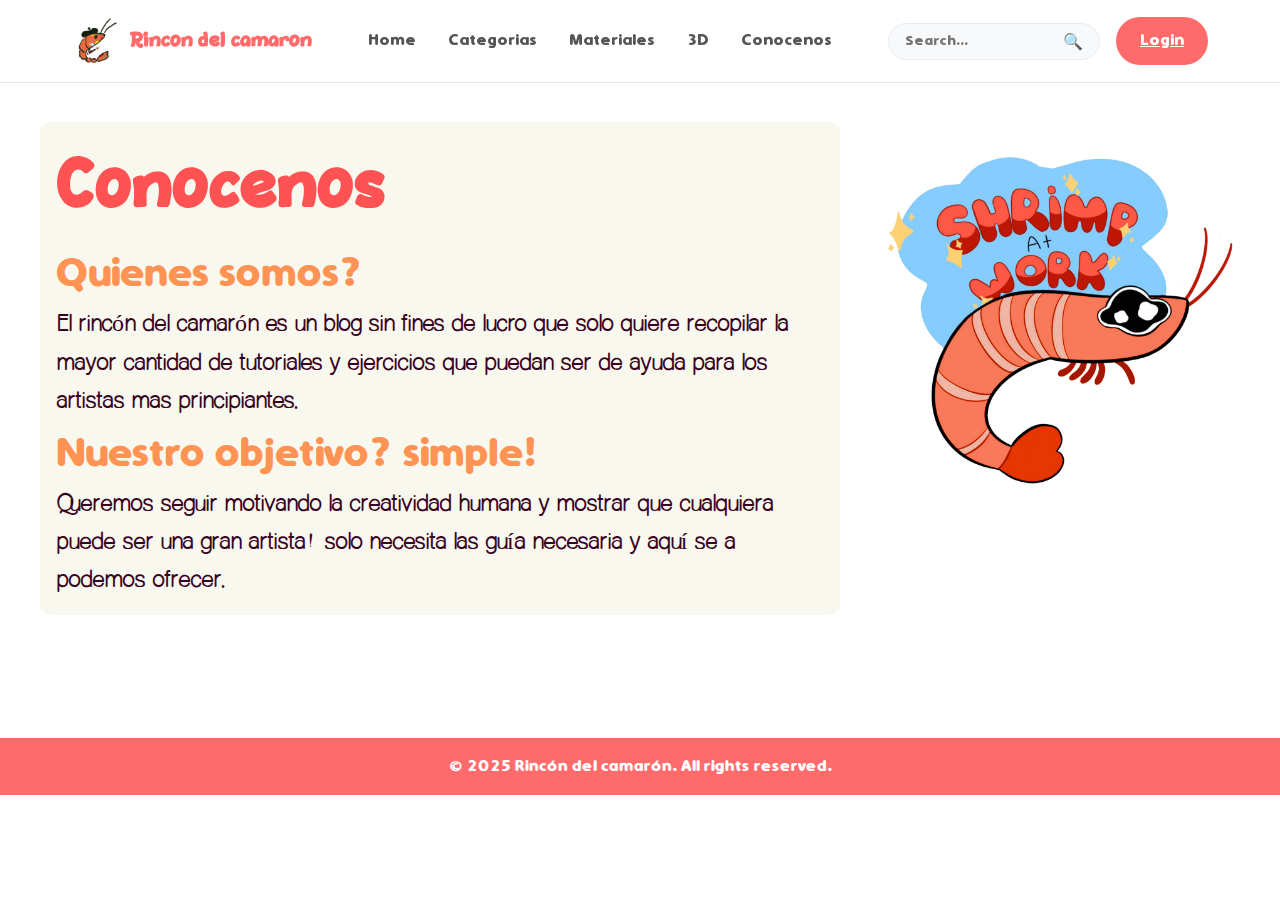
<file: web/AbouUs.html>
<!DOCTYPE html>
<html lang="es">
<head>
    <meta charset="UTF-8">
    <meta name="viewport" content="width=device-width, initial-scale=1.0">
    <title>Sobre nosotros</title>
    <link rel="stylesheet" href="../css/styleLI.css">
    <link rel="shortcut icon" href="../img/icono.png" type="image/x-icon">
</head>
<body>
    <header class="header">
        <div class="nav-container">
            <div class="logo-section">
                <img height="50px" src="../img/icono.png" alt="">
                <span class="logo-text">Rincon del camaron</span>
            </div>
            
            <nav class="navigation">
                <a href="../index.html" class="nav-link">Home</a>
                <a href="./Categorias.html" class="nav-link">Categorias</a>
                <a href="./Materiales.html" class="nav-link">Materiales</a>
                <a href="#" class="nav-link">3D</a>
                <a href="./AbouUs.html" class="nav-link">Conocenos</a>
            </nav>
            
            <div class="header-actions">
                <div class="search-container">
                    <input type="text" placeholder="Search..." class="search-input">
                    <button class="search-btn">🔍</button>
                </div>
                <a href="LogIn.html" class="login-btn">Login</a>
            </div>
        </div>
    </header>
<!-- Encabezado -->
 <main class="main-about">
    <div class="about-gal">
        <section class="about-us">
            <h2 class="about-title">Conocenos</h2>
            <h1 class="about-q">Quienes somos?</h1>
            <p class="about-text">
                El rincón del camarón es un  blog sin fines de lucro que solo quiere recopilar la mayor cantidad de tutoriales y ejercicios que puedan ser de ayuda para los artistas mas principiantes.
            </p>
            <h3 class="about-q">Nuestro objetivo? simple!</h3>
            <p class="about-text">
                Queremos seguir motivando la creatividad humana y mostrar que cualquiera puede ser una gran artista! solo necesita las guía necesaria y aquí se a podemos ofrecer.
            </p>
        </section> 
        <div class="about-us-image">
                <img src="../img/camaron.png" alt="Drawing image">
            </div>
        </div>
    </main>


    <!-- PieDePagina -->
        <footer>
           <p>&copy; 2025 Rincón del camarón. All rights reserved.</p>
        </footer>
</body>
</html>
</file>
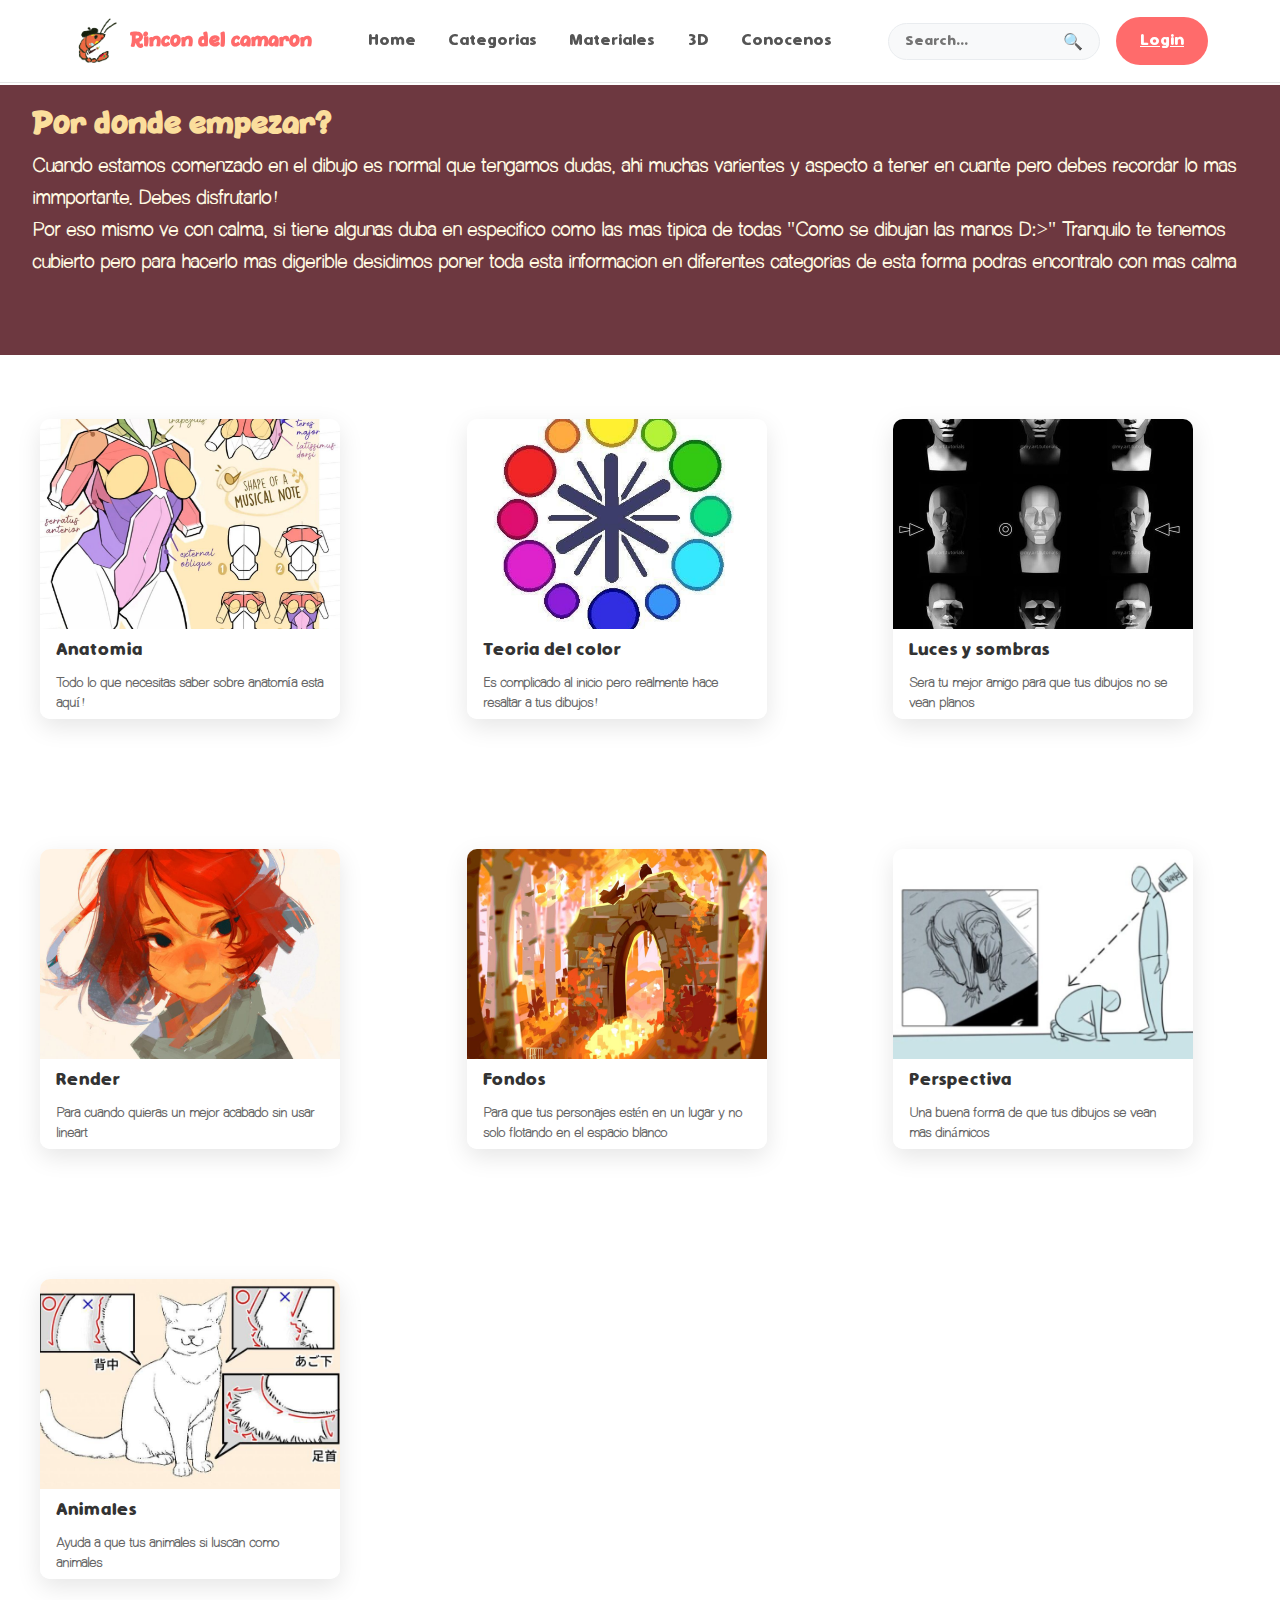
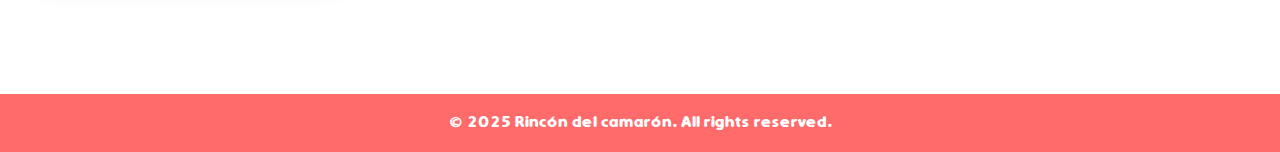
<file: web/Categorias.html>
<!DOCTYPE html>
<html lang="es">
<head>
    <meta charset="UTF-8">
    <meta name="viewport" content="width=device-width, initial-scale=1.0">
    <title>Categorias</title>
    <link rel="stylesheet" href="../css/styleLI.css">
    <link rel="shortcut icon" href="../img/icono.png" type="image/x-icon">
</head>
<body>
    <header class="header">
        <div class="nav-container">
            <div class="logo-section">
                <img height="50px" src="../img/icono.png" alt="">
                <span class="logo-text">Rincon del camaron</span>
            </div>
            
            <nav class="navigation">
                <a href="../index.html" class="nav-link">Home</a>
                <a href="./Categorias.html" class="nav-link">Categorias</a>
                <a href="./Materiales.html" class="nav-link">Materiales</a>
                <a href="#" class="nav-link">3D</a>
                <a href="./AbouUs.html" class="nav-link">Conocenos</a>
            </nav>
            
            <div class="header-actions">
                <div class="search-container">
                    <input type="text" placeholder="Search..." class="search-input">
                    <button class="search-btn">🔍</button>
                </div>
                <a href="LogIn.html" class="login-btn">Login</a>
            </div>
        </div>
    </header>

    <main class="des-principal">
        <section class="des-section">
            <div class="des-content">
                <h3 class="titulo">
            Por donde empezar?
        </h3>
        <p class="expl-text"> Cuando estamos comenzado en el dibujo es normal que tengamos dudas, ahi muchas varientes y aspecto a tener en cuante pero debes recordar lo mas immportante. Debes disfrutarlo! </p>
        <p class="expl-text"> Por eso mismo ve con calma, si tiene algunas duba en especifico como las mas tipica de todas "Como se dibujan las manos D:>" Tranquilo te tenemos cubierto pero para hacerlo mas digerible desidimos poner toda esta informacion en diferentes categorias de esta forma podras encontralo con mas calma</p>
   
            </div>
        </section>
    </main>

<section class="gallery-categoris">
            <div class="gallery-wrapper">
                <div class="gallery-container">
                    <div class="gallery-item">
                        <div class="gallery-card">
                            <img src="../img/Anatomia.jpg" alt="Comic Art" class="card-image">
                            <div class="card-content">
                                <h3 class="card-title">Anatomia</h3>
                                   <p class="card-description">Todo lo que necesitas saber sobre anatomía esta aquí!
                                   </p>
                            </div>
                        </div>
                    </div>
                    <div class="gallery-item">
                        <div class="gallery-card">
                            <img src="../img/Color.jpg" alt="Comic Art" class="card-image">
                            <div class="card-content">
                                <h3 class="card-title">Teoria del color</h3>
                                <p class="card-description">Es complicado al inicio pero realmente hace resaltar a tus dibujos!</p>
                            </div>
                        </div>
                    </div>
                    <div class="gallery-item">
                        <div class="gallery-card">
                            <img src="../img/L&S.jpg" alt="Comic Art" class="card-image">
                            <div class="card-content">
                                <h3 class="card-title">Luces y sombras</h3>
                                <p class="card-description">Sera tu mejor amigo para que tus dibujos no se vean planos</p>
                            </div>
                        </div>
                    </div>
                    <div class="gallery-item">
                        <div class="gallery-card">
                            <img src="../img/render.jpg" alt="Comic Art" class="card-image">
                            <div class="card-content">
                                <h3 class="card-title">Render</h3>
                                <p class="card-description">Para cuando quieras un mejor acabado sin usar lineart</p>
                            </div>
                        </div>
                    </div>
                    <div class="gallery-item">
                        <div class="gallery-card">
                            <img src="../img/fondos.jpg" alt="Comic Art" class="card-image">
                            <div class="card-content">
                                <h3 class="card-title">Fondos</h3>
                                <p class="card-description">Para que tus personajes estén en un lugar y no solo flotando en el espacio blanco</p>
                            </div>
                        </div>
                    </div>
                    <div class="gallery-item">
                        <div class="gallery-card">
                            <img src="../img/perspectiva.jpg" alt="Comic Art" class="card-image">
                            <div class="card-content">
                                <h3 class="card-title">Perspectiva</h3>
                                <p class="card-description">Una buena forma de que tus dibujos se vean mas dinámicos </p>
                            </div>
                        </div>
                    </div>
                    <div class="gallery-item">
                        <div class="gallery-card">
                            <img src="../img/animales.jpg" alt="Comic Art" class="card-image">
                            <div class="card-content">
                                <h3 class="card-title">Animales</h3>
                                <p class="card-description">Ayuda a que tus animales si luscan como animales</p>
                            </div>
                        </div>
                    </div>
                    
        </section>
        <footer>
           <p>&copy; 2025 Rincón del camarón. All rights reserved.</p>
        </footer>
</body>
</html>
</file>
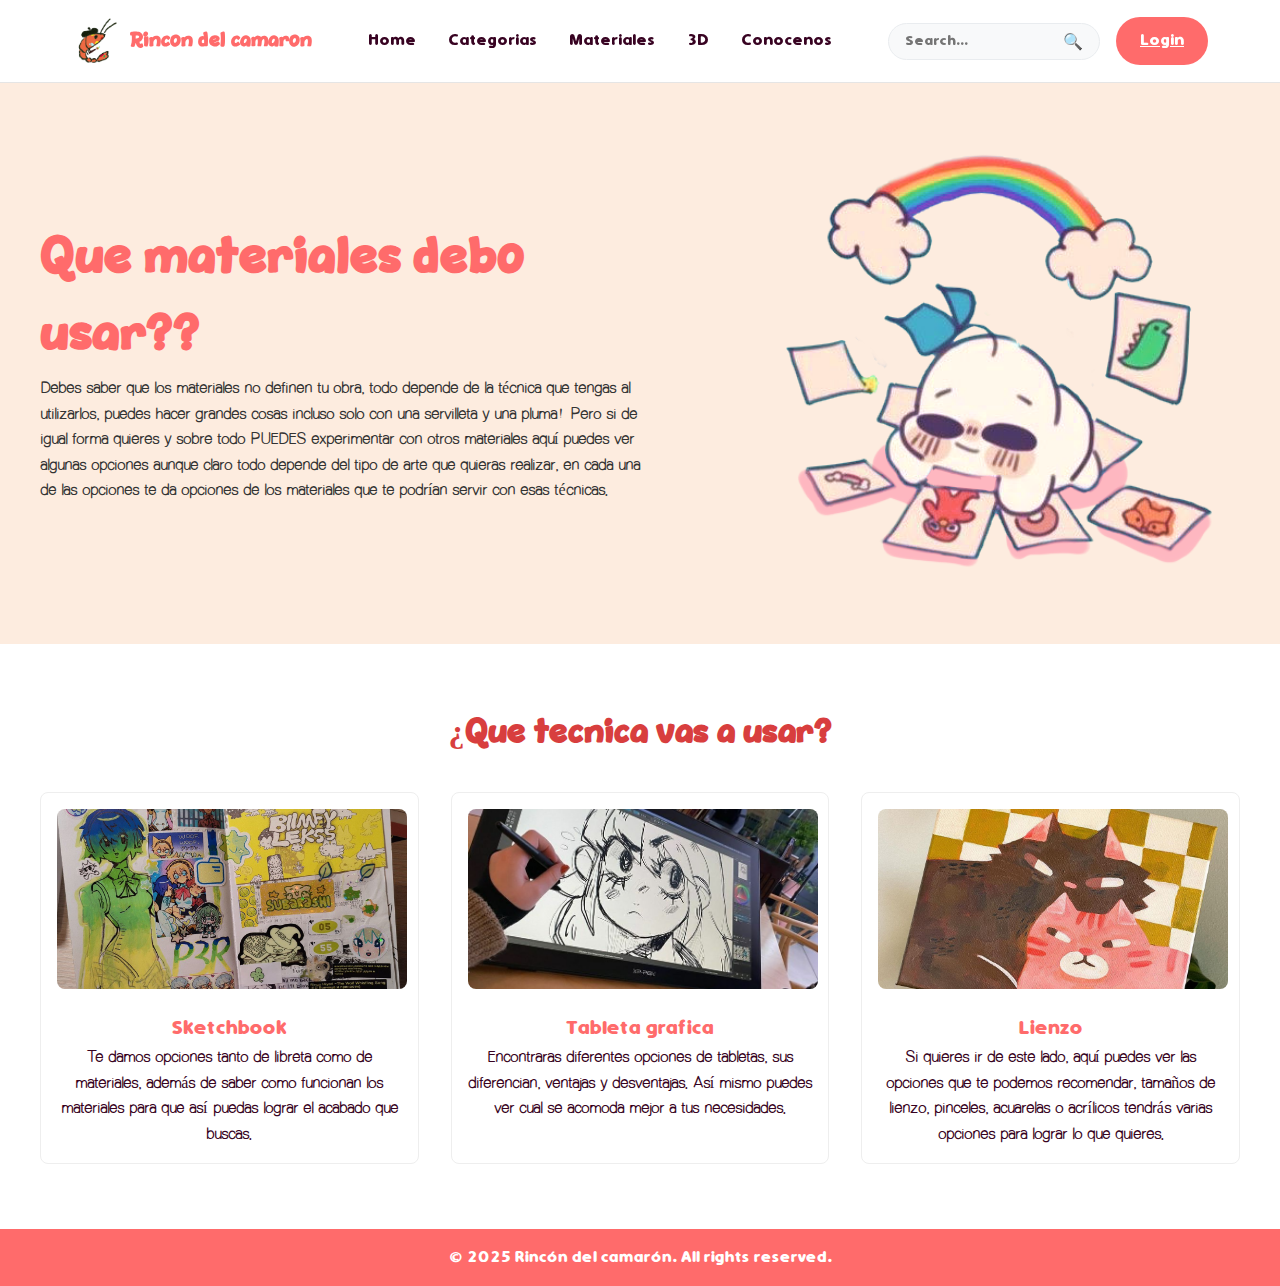
<file: web/Materiales.html>
<!DOCTYPE html>
<html lang="es">
<head>
    <meta charset="UTF-8">
    <meta name="viewport" content="width=device-width, initial-scale=1.0">
    <title>Materiales</title>
    <link rel="stylesheet" href="../css/styleMa.css">
    <link rel="shortcut icon" href="../img/icono.png" type="image/x-icon">
</head>
<body>
    <header class="header">
        <div class="nav-container">
            <div class="logo-section">
                <img height="50px" src="../img/icono.png" alt="">
                <span class="logo-text">Rincon del camaron</span>
            </div>
            
            <nav class="navigation">
                <a href="../index.html" class="nav-link">Home</a>
                <a href="./Categorias.html" class="nav-link">Categorias</a>
                <a href="./Materiales.html" class="nav-link">Materiales</a>
                <a href="#" class="nav-link">3D</a>
                <a href="./AbouUs.html" class="nav-link">Conocenos</a>
            </nav>
            
            <div class="header-actions">
                <div class="search-container">
                    <input type="text" placeholder="Search..." class="search-input">
                    <button class="search-btn">🔍</button>
                </div>
                <a href="LogIn.html" class="login-btn">Login</a>
            </div>
        </div>
    </header>

    <main class="main-content">
        <section class="hero-shading">
            <div class="hero-shading-content">
                <div class="hero-shading-text">
                    <h2 class="tittle">Que materiales debo usar??</h2>
                    <p class="text">Debes saber que los materiales no definen tu obra, todo depende de la técnica que tengas al utilizarlos, puedes hacer grandes cosas incluso solo con una servilleta y una pluma! Pero si de igual forma quieres y sobre todo PUEDES experimentar con otros materiales aquí puedes ver algunas opciones aunque claro todo depende del tipo de arte que quieras realizar, en cada una de las opciones te da opciones de los materiales que te podrían servir con esas técnicas.</p>
                </div>
                <div class="hero-shading-image">
                    <img src="../img/banner.png" alt="Shading">
                </div>
            </div>
        </section>

 <section class="new-arrivals">
            <h2>¿Que tecnica vas a usar?</h2>
            <div class="product-grid">
                <div class="mate-card">
                    <img src="../img/sketch.jpg" alt="Digital Notepad">
                    <h3>Sketchbook</h3>
                    <p>Te damos opciones tanto de libreta como de materiales, además de saber como funcionan los materiales para que así puedas lograr el acabado que buscas.</p>
                </div>
                <div class="mate-card">
                    <img src="../img/Tableta.jpg" alt="Monthly Planner">
                    <h3>Tableta grafica</h3>
                    <p>Encontraras diferentes opciones de tabletas, sus diferencian, ventajas y desventajas. Así mismo puedes ver cual se acomoda mejor a tus necesidades.</p>
                </div>
                <div class="mate-card">
                    <img src="../img/lienzo.jpg" alt="Art Print Series">
                    <h3>Lienzo</h3>
                    <p>Si quieres ir de este lado, aquí puedes ver las opciones que te podemos recomendar, tamaños de lienzo, pinceles, acuarelas o acrílicos tendrás varias opciones para lograr lo que quieres.</p>
                </div>
            </div>
        </section>
    </main>




<footer>
           <p>&copy; 2025 Rincón del camarón. All rights reserved.</p>
        </footer>
</body>
</html>
</file>
<file: css/styleLI.css>
/* Reset y configuración base */
* {
    margin: 0;
    padding: 0;
    box-sizing: border-box;
}

body {
    font-family: -apple-system, BlinkMacSystemFont, 'Segoe UI', Roboto, Oxygen, Ubuntu, Cantarell, sans-serif;
    line-height: 1.6;
    color: #333;
    background-image: url('https://i.pinimg.com/736x/79/68/8a/79688ae6ab6c49fd88d12e8e7c8b3984.jpg');
}

/* Header */
.header {
    background: rgba(255, 255, 255, 0.95);
    backdrop-filter: blur(10px);
    position: fixed;
    top: 0;
    left: 0;
    right: 0;
    z-index: 1000;
    border-bottom: 1px solid rgba(0, 0, 0, 0.1);
}

.nav-container {
    max-width: 1200px;
    margin: 0 auto;
    display: flex;
    align-items: center;
    justify-content: space-between;
    padding: 1rem 2rem;
}

.logo-section {
    display: flex;
    align-items: center;
    gap: 0.5rem;
}

.logo-icon {
    font-size: 1.5rem;
}

.logo-text {
    font-family: 'renca';
    font-size: 1.2rem;
    font-weight: 600;
    color: #FF6B6B;
}

.navigation {
    display: flex;
    gap: 2rem;
}

.nav-link {
    font-family: 'simply';
    text-decoration: none;
    color: #555;
    font-weight: 500;
    transition: color 0.3s ease;
}

.nav-link:hover {
    color: #FF6B6B;
}

.header-actions {
    display: flex;
    align-items: center;
    gap: 1rem;
}

.search-container {
    font-family: 'simply';
    display: flex;
    align-items: center;
    background: #f8f9fa;
    border-radius: 25px;
    padding: 0.5rem 1rem;
    border: 1px solid #e9ecef;
}

.search-input {
    font-family: 'simply';
    border: none;
    background: none;
    outline: none;
    width: 150px;
    font-size: 0.9rem;
}

.search-btn {
    background: none;
    border: none;
    cursor: pointer;
    font-size: 1rem;
    margin-left: 0.5rem;
}

.login-btn {
    font-family: 'simply';
    background: #FF6B6B;
    color: white;
    border: none;
    padding: 0.7rem 1.5rem;
    border-radius: 25px;
    font-weight: 500;
    cursor: pointer;
    transition: all 0.3s ease;
}

.login-btn:hover {
    background: #FF5252;
    transform: translateY(-2px);
    box-shadow: 0 4px 12px rgba(255, 107, 107, 0.3);
}

.des-principal{
    margin-top: 85px;
}
.des-section{
    height: 30vh;
    position: relative;
    display: flex;
    align-items: flex-start;
    justify-content: flex-start;
    width: 100%;
}

.des-section::before{
    content: '';
    position: absolute;
    top: 0;
    left: 0;
    right: 0;
    bottom: 0;
    background: url('https://i.pinimg.com/736x/5a/8b/b4/5a8bb459020148842156b8a67280e71b.jpg') center/cover;
    background-attachment: absolute;
    z-index: 1;
}

.des-section::after{
    content: '';
    position: absolute;
    top: 0;
    left: 0;
    right: 0;
    bottom: 0;
    background:rgba(72, 6, 16, 0.8) 0%;
    z-index: 2;
}

.des-content {
    position: relative;
    z-index: 3;
    padding: 0 2rem;
}



/* zzzzzzzzzzz */
.titulo{
    font-family: 'renca';
    margin-top: 1rem;
    color: #fbde9c;
    font-size: 30px;
}

.expl-text{
    font-family: 'aeril';
    color: #fff8e1;
    font-size: 20px;
}

.gallery-categoris{
    padding: 4rem 2rem;
}

.gallery-wrapper {
    max-width: 1200px;
    margin: 0 auto;
    display: flex;
    gap: 2rem;
    align-items: flex-start;
}

.gallery-container {
    flex: 1;
    display: grid;
    grid-template-columns: repeat(auto-fit, minmax(280px, 1fr));
    gap: 5rem;
}


.gallery-item {
    height:350px;
    width: 300px;
}

.gallery-card {
    height: 300px;
    border-radius: 10px;
    overflow: hidden;
    position: relative;
    box-shadow: 0 8px 24px rgba(0, 0, 0, 0.1);
    display: flex;
    flex-direction: column;
    transition-duration: 0.3s;
}

.gallery-card:hover{
     transition-duration: 0.3s;
     transform: translateY(-8px);
     box-shadow: #555 0px 8px 24px;
}
.gallery-link{
    text-decoration: none;
}
.card-image {
    width: 100%;
    height: 70%;
    object-fit: cover;
}

.card-content {
    padding: 1rem;
    background: white;
    height: 30%;
    display: flex;
    flex-direction: column;
    justify-content: center;
}

.card-title {
     font-family: 'simply';
    font-size: 1.1rem;
    font-weight: 600;
    color: #333;
    margin-bottom: 0.5rem;
}

.card-description {
     font-family: 'aeril';
    font-size: 0.9rem;
    color: #666;
    line-height: 1.4;
}

.main-about{
    margin-top: 90px;
    margin-bottom: 90px;
    padding-left: 0.5rem;
}

.about-us{
    align-items: center;
    max-width: 800px;
    background-color: rgba(246, 245, 231, 0.7);
    padding: 1rem;
    border-radius: 10px;
}

.about-gal {
    padding: 2rem;
    display: flex;
    gap: 2rem;
    align-items: flex-start;
}
.about-title{
    font-size: 4rem;
    font-family: 'renca';
    color: #FF5252;;
}

.about-q{
    font-size: 2.5rem;
    font-family: 'simply';
    color: #ff9354;;
}

.about-text{
    font-size: 1.5rem;
    font-family: 'aeril';
    color: #380322;
}

.about-us-image{
    width: 650px;   /* Ajusta el tamaño según lo que necesites */
    height: auto;   /* Mantiene la proporción */
    align-items: flex-end;
    display: flex;
}
.about-us-image img {
    width: 100%;
    height: auto;
    max-width: 650px; /* O el tamaño que prefieras */
}

footer {
     font-family: 'simply';
    text-align: center;
    padding: 1rem;
    background: #FF6B6B;
    color: white;
    border-top: 1px solid ;
}


@font-face { /* Titulo*/
    font-family: renca;
    src: url(../fonts/Rencana.ttf);
} 

@font-face { /* Texto */
    font-family: aeril;
    src: url(../fonts/Aerial_Demo.ttf);
}

@font-face { /* SubTitulo */
    font-family: simply;
    src: url(../fonts/Simply\ Rounded\ Bold.ttf);
}
</file>
<file: css/styleMa.css>
/* Reset y configuración base */
* {
    margin: 0;
    padding: 0;
    box-sizing: border-box;
}

body {
    font-family: -apple-system, BlinkMacSystemFont, 'Segoe UI', Roboto, Oxygen, Ubuntu, Cantarell, sans-serif;
    line-height: 1.6;
    color: #333;
    background-image: url('https://i.pinimg.com/736x/79/68/8a/79688ae6ab6c49fd88d12e8e7c8b3984.jpg');
}

/* Header */
.header {
    background: rgba(255, 255, 255, 0.95);
    backdrop-filter: blur(10px);
    position: fixed;
    top: 0;
    left: 0;
    right: 0;
    z-index: 1000;
    border-bottom: 1px solid rgba(0, 0, 0, 0.1);
}

.nav-container {
    max-width: 1200px;
    margin: 0 auto;
    display: flex;
    align-items: center;
    justify-content: space-between;
    padding: 1rem 2rem;
}

.logo-section {
    display: flex;
    align-items: center;
    gap: 0.5rem;
}

.logo-icon {
    font-size: 1.5rem;
}

.logo-text {
    font-family: 'renca';
    font-size: 1.2rem;
    font-weight: 600;
    color: #FF6B6B;
}

.navigation {
    display: flex;
    gap: 2rem;
}

.nav-link {
    font-family: 'simply';
    text-decoration: none;
    color: #380322;
    font-weight: 500;
    transition: color 0.3s ease;
}

.nav-link:hover {
    color: #FF6B6B;
}

.header-actions {
    display: flex;
    align-items: center;
    gap: 1rem;
}

.search-container {
    font-family: 'simply';
    display: flex;
    align-items: center;
    background: #f8f9fa;
    border-radius: 25px;
    padding: 0.5rem 1rem;
    border: 1px solid #e9ecef;
}

.search-input {
    font-family: 'simply';
    border: none;
    background: none;
    outline: none;
    width: 150px;
    font-size: 0.9rem;
}

.search-btn {
    background: none;
    border: none;
    cursor: pointer;
    font-size: 1rem;
    margin-left: 0.5rem;
}

.login-btn {
    font-family: 'simply';
    background: #FF6B6B;
    color: white;
    border: none;
    padding: 0.7rem 1.5rem;
    border-radius: 25px;
    font-weight: 500;
    cursor: pointer;
    transition: all 0.3s ease;
}

.login-btn:hover {
    background: #FF5252;
    transform: translateY(-2px);
    box-shadow: 0 4px 12px rgba(255, 107, 107, 0.3);
}

/* Contenido principal */
.main-content {
    margin-top: 80px;
}

.hero-shading {
    background-color: #fdecdf;
    padding: 4rem 2rem;
}

.hero-shading-content {
    display: flex;
    align-items: center;
    justify-content: space-between;
    max-width: 1200px;
    margin: 0 auto;
}

.hero-shading-text {
    font-family: 'aeril';
    flex: 1;
}

.hero-shading-text h2 {
    font-family: 'renca';
    font-size: 3rem;
    color: #FF6B6B;
}


.hero-shading-image {
    flex: 1;
    text-align: right;
}

.hero-shading-image img {
    width: 80%;
    border-radius: 8px;
}


.new-arrivals {
    text-align: center;
    padding: 4rem 2rem;
}

.new-arrivals h2 {
    font-family: 'renca';
    font-size: 2rem;
    color: #d83e3e;
    margin-bottom: 2rem;
}

.product-grid {
    display: grid;
    grid-template-columns: repeat(auto-fit, minmax(250px, 1fr));
    gap: 2rem;
    max-width: 1200px;
    margin: 0 auto;
}

.mate-card {
    background-color: white;
    border: 1px solid #eee;
    border-radius: 8px;
    padding: 1rem;
     transition-duration: 0.3s;
}

.mate-card img {
     width: 350px;      /* Tamaño fijo horizontal */
    height: 180px;
    object-fit: cover;
    border-radius: 8px;
    margin-bottom: 1rem;
}

.mate-card h3 {
    font-size: 1.25rem;
    color: #FF6B6B;
    font-family: 'simply';
}

.mate-card p {
    color: #380322;
    font-family: 'aeril';
}

.mate-card:hover{
    
     transition-duration: 0.3s;
     transform: translateY(-8px);
     box-shadow: #555 0px 8px 24px;
}



/* PieDePagina */


footer {
     font-family: 'simply';
    text-align: center;
    padding: 1rem;
    background: #FF6B6B;
    color: white;
    border-top: 1px solid ;
}

/* Fuentes */

@font-face { /* Titulo*/
    font-family: renca;
    src: url(../fonts/Rencana.ttf);
} 

@font-face { /* Texto */
    font-family: aeril;
    src: url(../fonts/Aerial_Demo.ttf);
}

@font-face { /* SubTitulo */
    font-family: simply;
    src: url(../fonts/Simply\ Rounded\ Bold.ttf);
}
</file>
